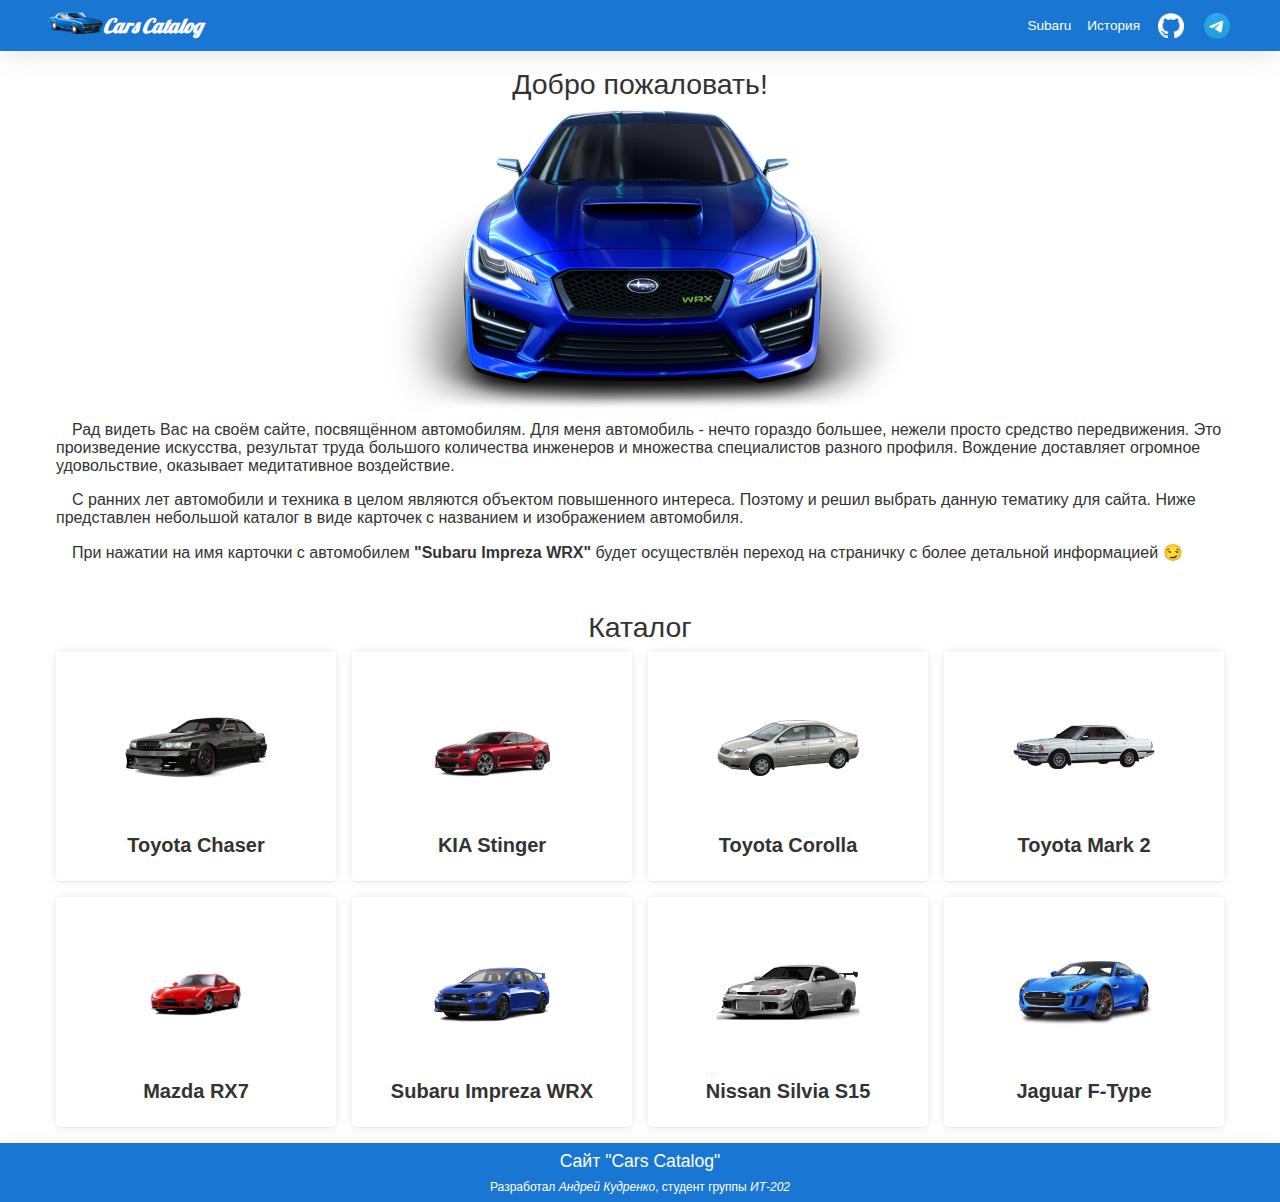
<file: index.html>
<!DOCTYPE html>
<html lang="en">
<head>
    <meta charset="UTF-8">
    <meta http-equiv="X-UA-Compatible" content="IE=edge">
    <meta name="viewport" content="width=device-width, initial-scale=1.0">

    <link rel="preconnect" href="https://fonts.googleapis.com">
    <link rel="preconnect" href="https://fonts.gstatic.com" crossorigin>
    <link href="https://fonts.googleapis.com/css2?family=Lobster&display=swap" rel="stylesheet">

    <link rel="shortcut icon" href="./assets/images/favicon.ico" type="image/x-icon">
    <link rel="stylesheet" href="./index.css" type="text/css">
    <script defer src="./attach-catalog.js"></script>

    <title>Автомобильный каталог - Добро пожаловать!</title>
</head>
<body>
    <div class="root">
        <header class="app-bar">
            <div class="app-bar__container">
                <div class="app-logo">
                    <div class="app-logo__photo"></div>
                    <div class="app-logo__title">Cars Catalog</div>
                </div>
                <div class="nav-links">
                    <ul class="nav-links__list">
                        <li class="nav-links__list-item">
                            <a href="./pages/specs/specifications.html">
                              Subaru
                            </a>
                        </li>
                        <li class="nav-links__list-item">
                            <a href="./pages/history/history.html">
                              История
                            </a>
                        </li>
                        <li class="nav-links__list-item nav-links__list-item--external">
                            <a href="https://github.com/andrew-kudrenko/web-lab-1" target="_blank">
                                <div class="nav-link-icon nav-link-icon--github"></div>
                            </a>
                        </li>
                        <li class="nav-links__list-item nav-links__list-item--external">
                            <a href="https://t.me/andrew_ku" target="_blank">
                                <div class="nav-link-icon nav-link-icon--telegram"></div>
                            </a>
                        </li>
                    </ul>
                </div>
            </div>
        </header>

        <section class="section section--welcome">
            <div class="section__container">
                <h3 class="section__title">Добро пожаловать!</h3>
                <div class="section__main">
                    <img 
                        class="picture picture--heading" 
                        src="./assets/images/wrx-front.png" 
                        alt="Subaru Impreza WRX in front"
                    >

                    <p class="paragraph">
                        Рад видеть Вас на своём сайте, посвящённом автомобилям.
                        Для меня автомобиль - нечто гораздо большее, нежели просто
                        средство передвижения. Это произведение искусства, результат труда
                        большого количества инженеров и множества специалистов разного профиля.
                        Вождение доставляет огромное удовольствие, 
                        оказывает медитативное воздействие.
                    </p>

                    <p class="paragraph">
                        С ранних лет автомобили и техника в целом являются объектом 
                        повышенного интереса. Поэтому и решил выбрать данную тематику для сайта. 
                        Ниже представлен небольшой каталог в виде карточек 
                        с названием и изображением автомобиля. 
                    </p>

                    <p class="paragraph">
                        При нажатии на имя карточки с автомобилем <b>"Subaru Impreza WRX"</b> будет осуществлён переход 
                        на страничку с более детальной информацией 😏  
                    </p>
                </div>
            </div>
        </section>

        <section class="section section--catalog">
            <div class="section__container">
                <h3 class="section__title">Каталог</h3>
                <div class="section__main">
                    <div id="car-catalog" class="car-catalog"></div>
                </div>
            </div>
        </section>

        <footer class="app-footer">
            <div class="app-footer__container">
                <div class="author-info">
                    <div class="author-info__title">Сайт "Cars Catalog"</div>
                    <div class="author-info__created-by">
                        Разработал <em>Андрей Кудренко</em>, 
                        студент группы <em>ИТ-202</em>
                    </div>
                </div>
            </div>
        </footer>
    </div>
</body>
</html>
</file>
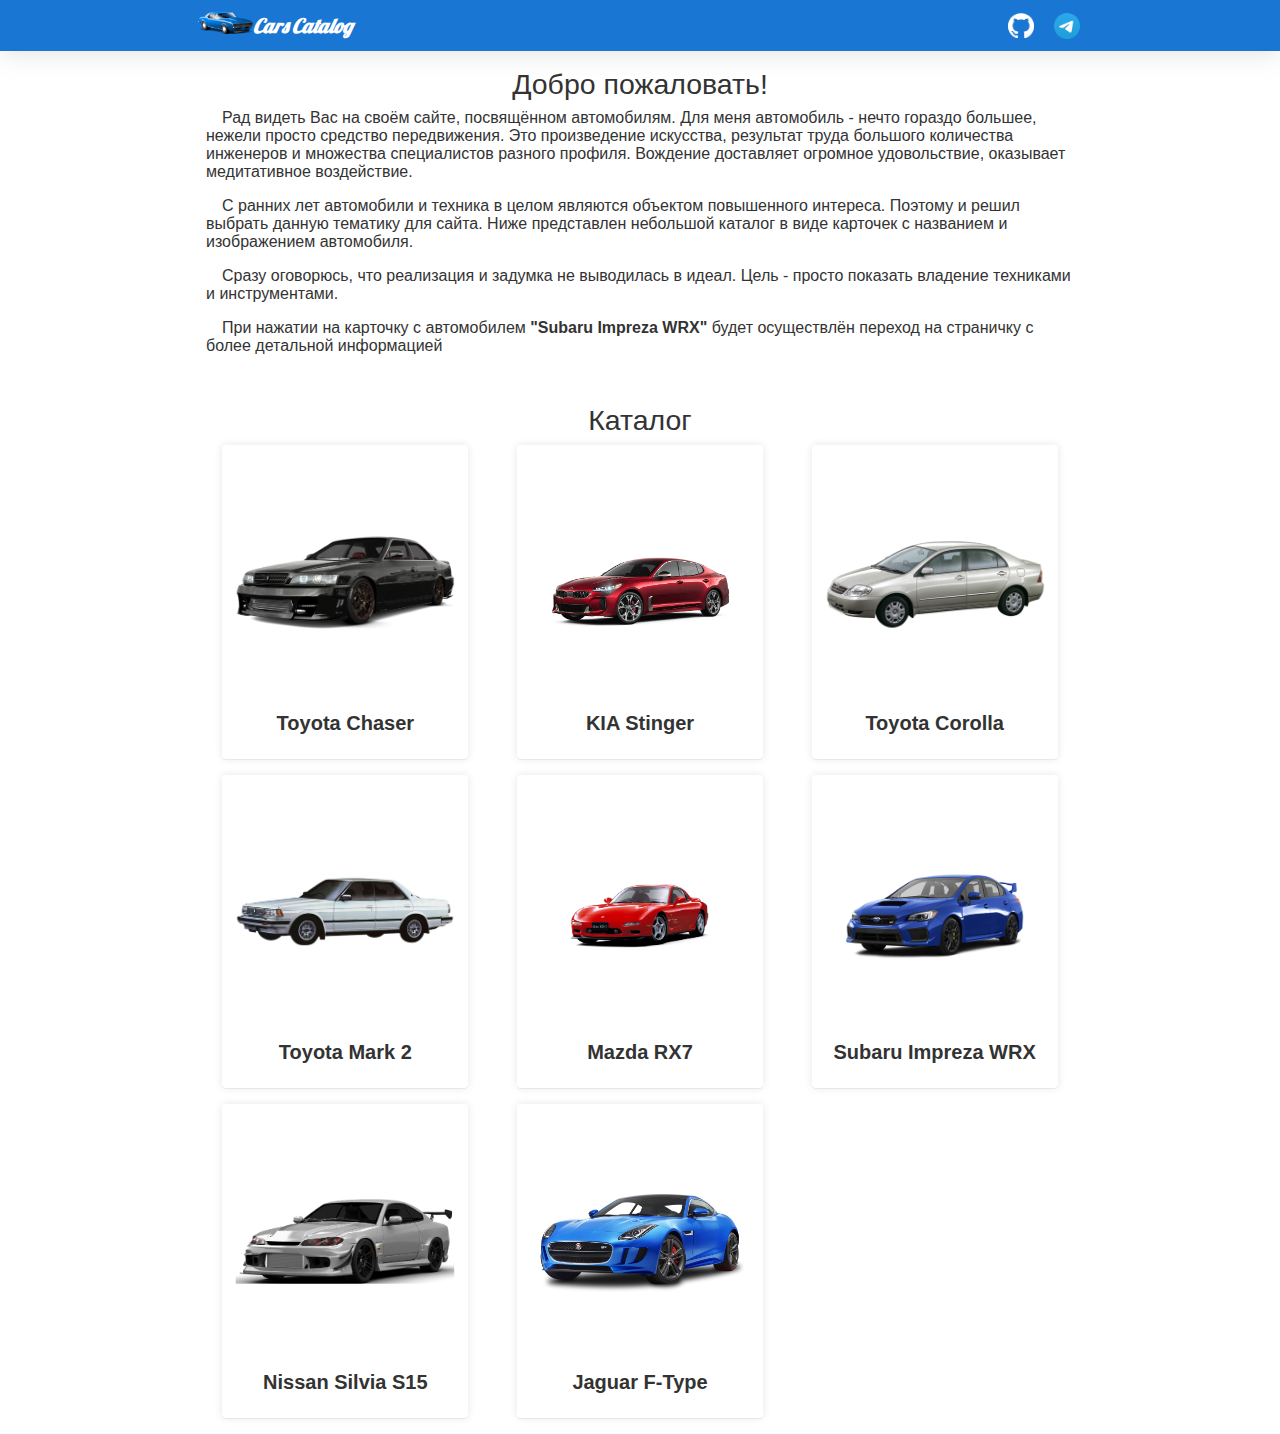
<file: lab-1/index.html>
<!DOCTYPE html>
<html lang="en">
<head>
    <meta charset="UTF-8">
    <meta http-equiv="X-UA-Compatible" content="IE=edge">
    <meta name="viewport" content="width=device-width, initial-scale=1.0">

    <link rel="preconnect" href="https://fonts.googleapis.com">
    <link rel="preconnect" href="https://fonts.gstatic.com" crossorigin>
    <link href="https://fonts.googleapis.com/css2?family=Lobster&display=swap" rel="stylesheet">

    <link rel="shortcut icon" href="assets/images/favicon.ico" type="image/x-icon">
    <link rel="stylesheet" href="./index.css">
    <script defer src="./attach-catalog.js"></script>

    <title>Автомобильный каталог - Добро пожаловать!</title>
</head>
<body>
    <div class="root">
        <header class="app-bar">
            <div class="app-bar__container">
                <a href="#">
                    <div class="app-logo">
                        <div class="app-logo__photo"></div>
                        <div class="app-logo__title">Cars Catalog</div>
                    </div>
                </a>
                <div class="nav-links">
                    <ul class="nav-links__list">
                        <li class="nav-links__list-item">
                            <a href="#">
                                <div class="nav-link-icon nav-link-icon--github"></div>
                            </a>
                        </li>
                        <li class="nav-links__list-item">
                            <a href="https://t.me/andrew_ku" target="_blank">
                                <div class="nav-link-icon nav-link-icon--telegram"></div>
                            </a>
                        </li>
                    </ul>
                </div>
            </div>
        </header>

        <section class="section section--welcome">
            <div class="section__container">
                <h3 class="section__title">Добро пожаловать!</h3>
                <div class="section__main">
                    <p class="paragraph">
                        Рад видеть Вас на своём сайте, посвящённом автомобилям.
                        Для меня автомобиль - нечто гораздо большее, нежели просто
                        средство передвижения. Это произведение искусства, результат труда
                        большого количества инженеров и множества специалистов разного профиля.
                        Вождение доставляет огромное удовольствие, 
                        оказывает медитативное воздействие.
                    </p>
                    <p class="paragraph">
                        С ранних лет автомобили и техника в целом являются объектом 
                        повышенного интереса. Поэтому и решил выбрать данную тематику для сайта. 
                        Ниже представлен небольшой каталог в виде карточек 
                        с названием и изображением автомобиля. 
                    </p>
                    <p class="paragraph">
                        Сразу оговорюсь, что реализация и задумка не выводилась 
                        в идеал. Цель - просто показать владение техниками и инструментами. 
                    </p>
                    <p class="paragraph">
                        При нажатии на карточку с автомобилем <b>"Subaru Impreza WRX"</b> будет осуществлён переход 
                        на страничку с более детальной информацией   
                    </p>
                </div>
            </div>
        </section>

        <section class="section section--catalog">
            <div class="section__container">
                <h3 class="section__title">Каталог</h3>
                <div class="section__main">
                    <div id="car-catalog" class="car-catalog"></div>
                </div>
            </div>
        </section>

    </div>
</body>
</html>
</file>
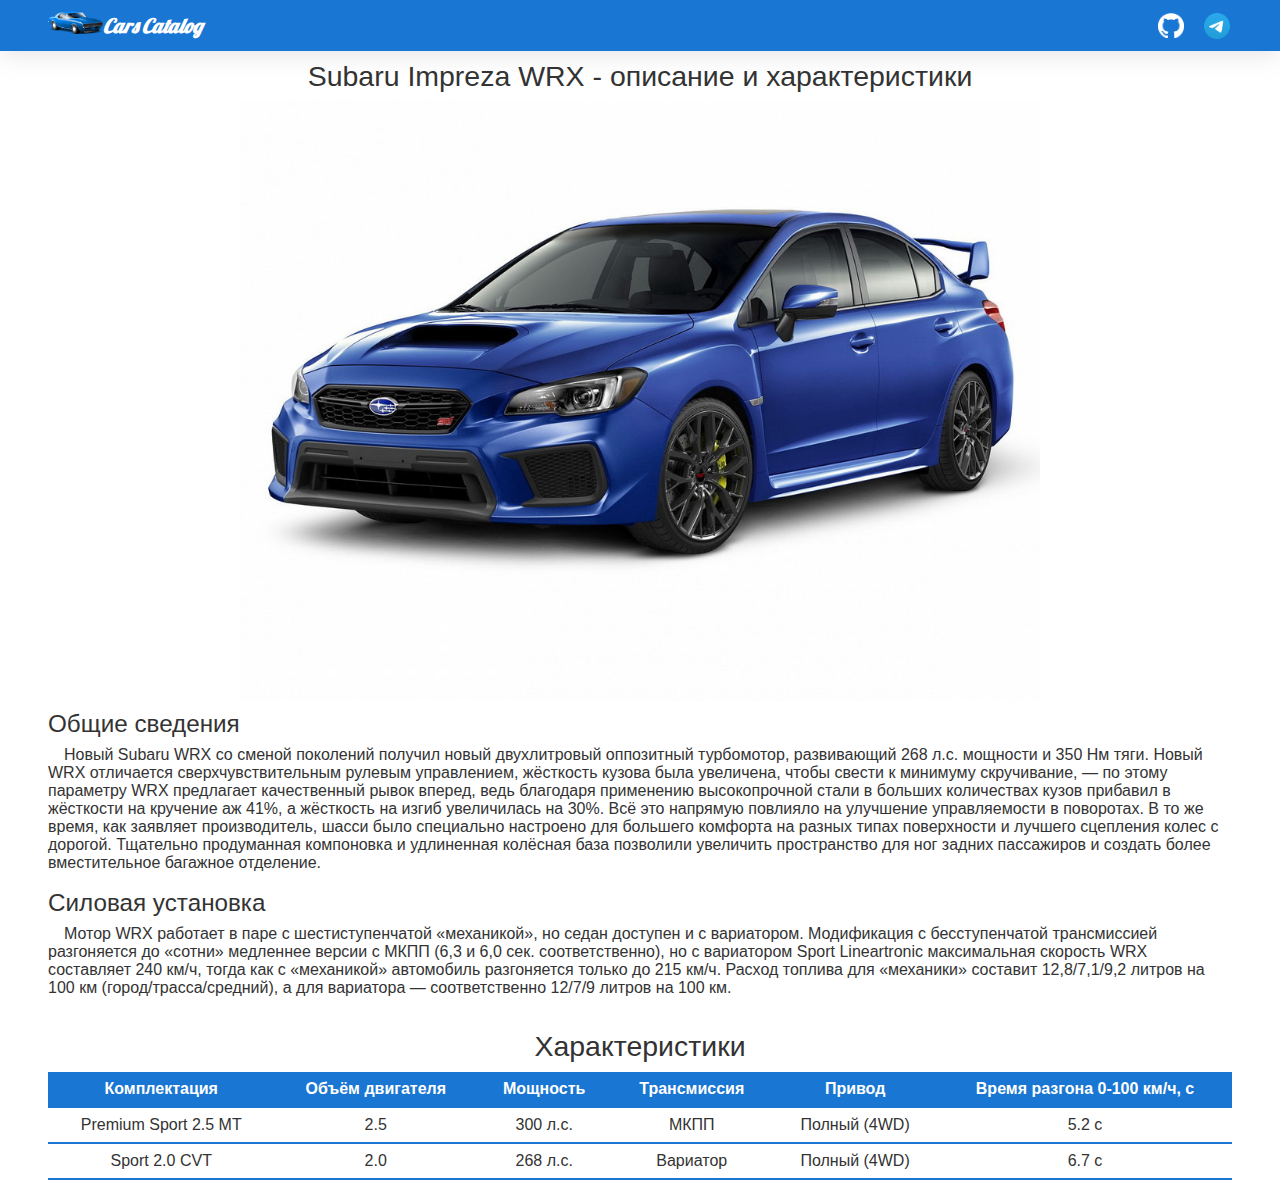
<file: pages/specifications.html>
<!DOCTYPE html>
<html lang="en">
<head>
    <meta charset="UTF-8">
    <meta http-equiv="X-UA-Compatible" content="IE=edge">
    <meta name="viewport" content="width=device-width, initial-scale=1.0">

    <link rel="preconnect" href="https://fonts.googleapis.com">
    <link rel="preconnect" href="https://fonts.gstatic.com" crossorigin>
    <link href="https://fonts.googleapis.com/css2?family=Lobster&display=swap" rel="stylesheet">

    <link rel="shortcut icon" href="../assets/images/favicon.ico" type="image/x-icon">
    <link rel="stylesheet" href="./specifications.css">
 
    <title>Автомобильный каталог - Характеристики</title>
</head>
<body>
    <div class="root">
        <header class="app-bar">
            <div class="app-bar__container">
                <a href="../index.html">
                    <div class="app-logo">
                        <div class="app-logo__photo"></div>
                        <div class="app-logo__title">Cars Catalog</div>
                    </div>
                </a>
                <div class="nav-links">
                    <ul class="nav-links__list">
                        <li class="nav-links__list-item">
                            <a href="https://github.com/andrew-kudrenko/web-lab-1" target="_blank">
                                <div class="nav-link-icon nav-link-icon--github"></div>
                            </a>
                        </li>
                        <li class="nav-links__list-item">
                            <a href="https://t.me/andrew_ku" target="_blank">
                                <div class="nav-link-icon nav-link-icon--telegram"></div>
                            </a>
                        </li>
                    </ul>
                </div>
            </div>
        </header>

        <section class="section">
            <div class="section__container">
                <h3 class="section__title text-center">Subaru Impreza WRX - описание и характеристики</h3>
                <div class="section__main">
                    <img 
                        class="picture picture--heading" 
                        src="../assets/images/subaru-impreza-wrx-blue.jpg" 
                        alt="Subaru Impreza WRX"
                    >

                    <h4 class="h4">Общие сведения</h4>
                    <p class="paragraph">
                        Новый Subaru WRX со сменой поколений получил новый двухлитровый 
                        оппозитный турбомотор, развивающий 268 л.с. мощности и 350 Нм тяги. 
                        Новый WRX отличается сверхчувствительным рулевым управлением, 
                        жёсткость кузова была увеличена, чтобы свести к минимуму 
                        скручивание, — по этому параметру WRX предлагает качественный 
                        рывок вперед, ведь благодаря применению высокопрочной стали 
                        в больших количествах кузов прибавил в жёсткости на кручение аж 41%, 
                        а жёсткость на изгиб увеличилась на 30%. Всё это напрямую 
                        повлияло на улучшение управляемости в поворотах. 
                        В то же время, как заявляет производитель, шасси было 
                        специально настроено для большего комфорта на 
                        разных типах поверхности и лучшего сцепления колес с дорогой. 
                        Тщательно продуманная компоновка и удлиненная колёсная база 
                        позволили увеличить пространство для ног задних пассажиров 
                        и создать более вместительное багажное отделение.
                    </p>
                    <h4 class="h4">Силовая установка</h4>
                    <p class="paragraph">
                        Мотор WRX работает в паре с шестиступенчатой «механикой», 
                        но седан доступен и с вариатором. Модификация с бесступенчатой трансмиссией 
                        разгоняется до «сотни» медленнее 
                        версии с МКПП (6,3 и 6,0 сек. соответственно), но с 
                        вариатором Sport Lineartronic максимальная скорость WRX 
                        составляет 240 км/ч, тогда как с «механикой» автомобиль разгоняется 
                        только до 215 км/ч. Расход топлива для «механики» составит 12,8/7,1/9,2 литров 
                        на 100 км (город/трасса/средний), а для 
                        вариатора — соответственно 12/7/9 литров на 100 км.
                    </p>
                </div>
            </div>
        </section>

        <section class="section">
            <div class="section__container">
                <h3 class="section__title text-center">Характеристики</h3>
                <div class="section__main">
                    <table class="table">
                        <thead class="table__row table__row--head">
                            <th class="table__column table__column--head">
                                Комплектация
                            </th>
                            <th class="table__column table__column--head">
                                Объём двигателя
                            </th>
                            <th class="table__column table__column--head">
                                Мощность
                            </th>
                            <th class="table__column table__column--head">
                                Трансмиссия
                            </th>
                            <th class="table__column table__column--head">
                                Привод
                            </th>
                            <th class="table__column table__column--head">
                                Время разгона 0-100 км/ч, с
                            </th>
                        </thead>
                        <tbody class="table__body">
                            <tr class="table__row">
                                <td class="table__column">Premium Sport 2.5 MT</td>
                                <td class="table__column">2.5</td>
                                <td class="table__column">300 л.с.</td>
                                <td class="table__column">МКПП</td>
                                <td class="table__column">Полный (4WD)</td>
                                <td class="table__column">5.2 с</td>
                            </tr>
                            <tr class="table__row">
                                <td class="table__column">Sport 2.0 CVT</td>
                                <td class="table__column">2.0</td>
                                <td class="table__column">268 л.с.</td>
                                <td class="table__column">Вариатор</td>
                                <td class="table__column">Полный (4WD)</td>
                                <td class="table__column">6.7 с</td>
                            </tr>
                        </tbody>
                    </table>
                </div>
            </div>
        </section>
    </div>
</body>
</html>
</file>
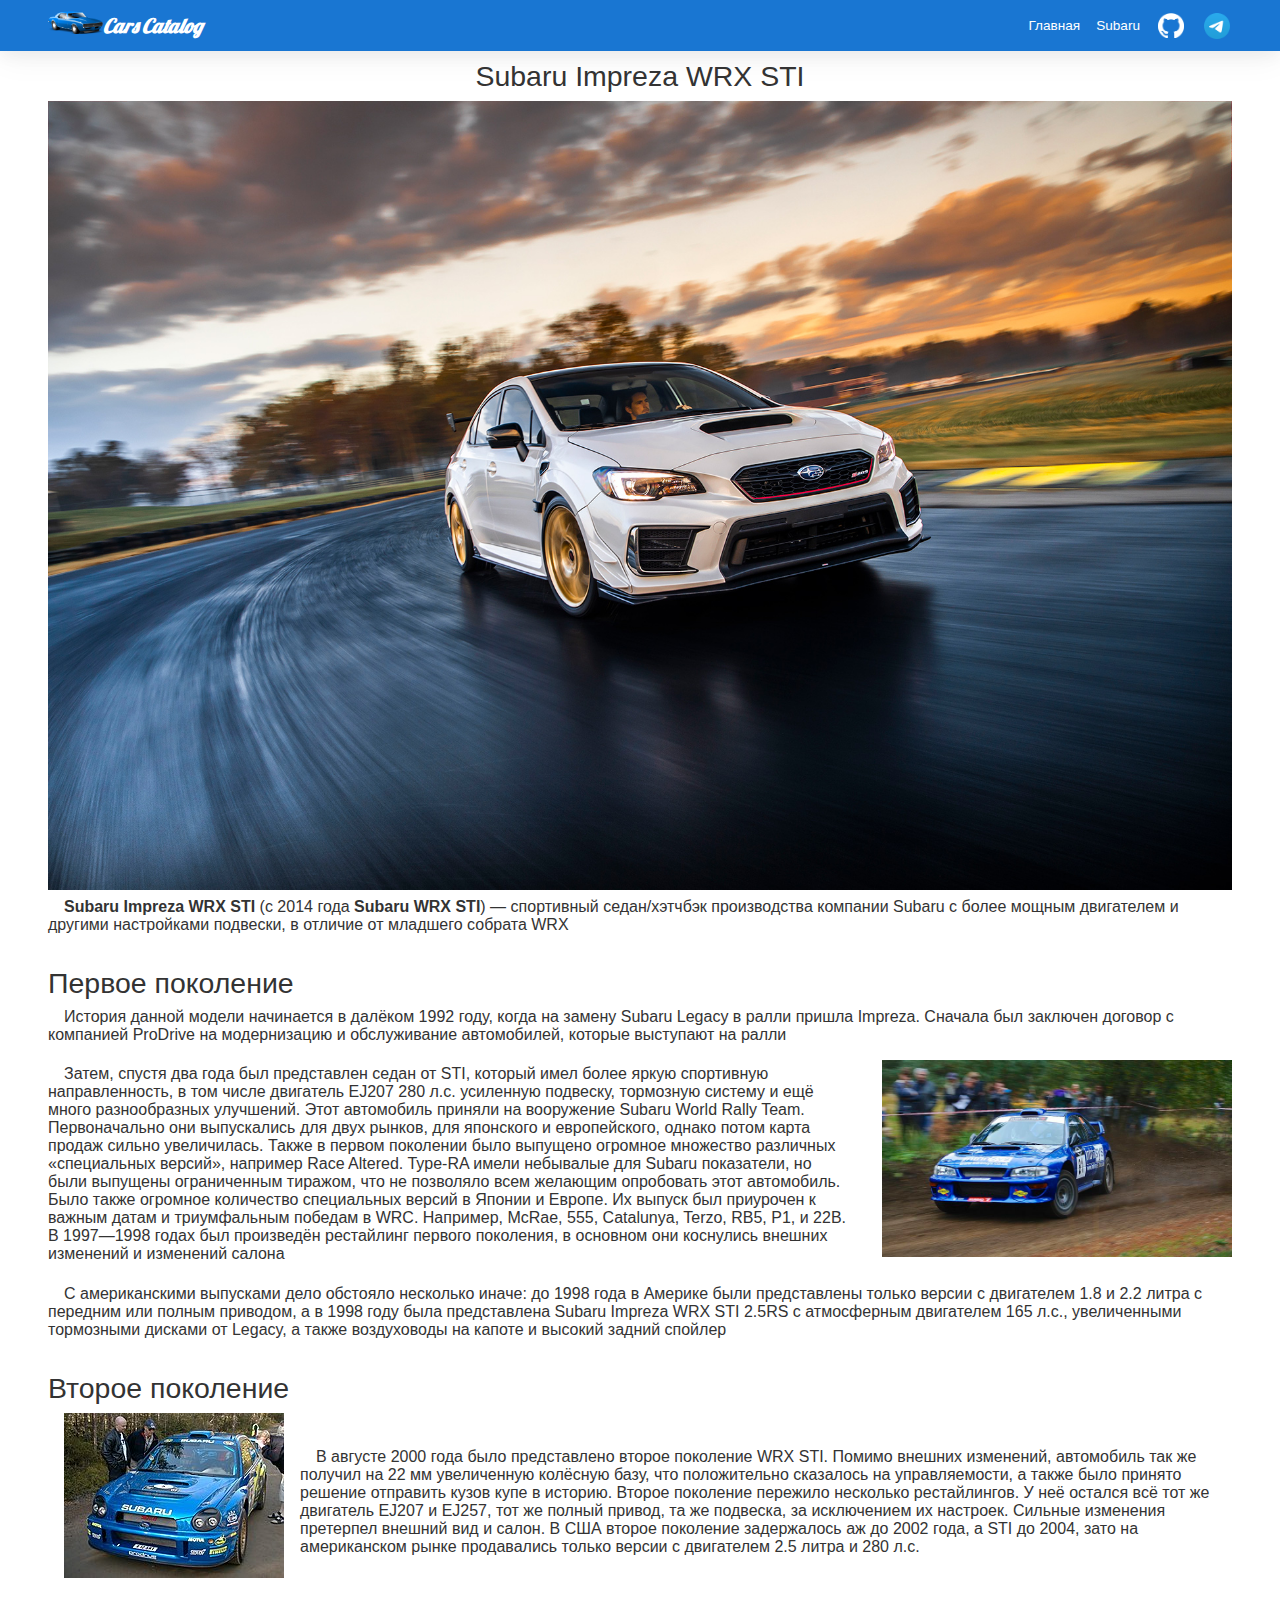
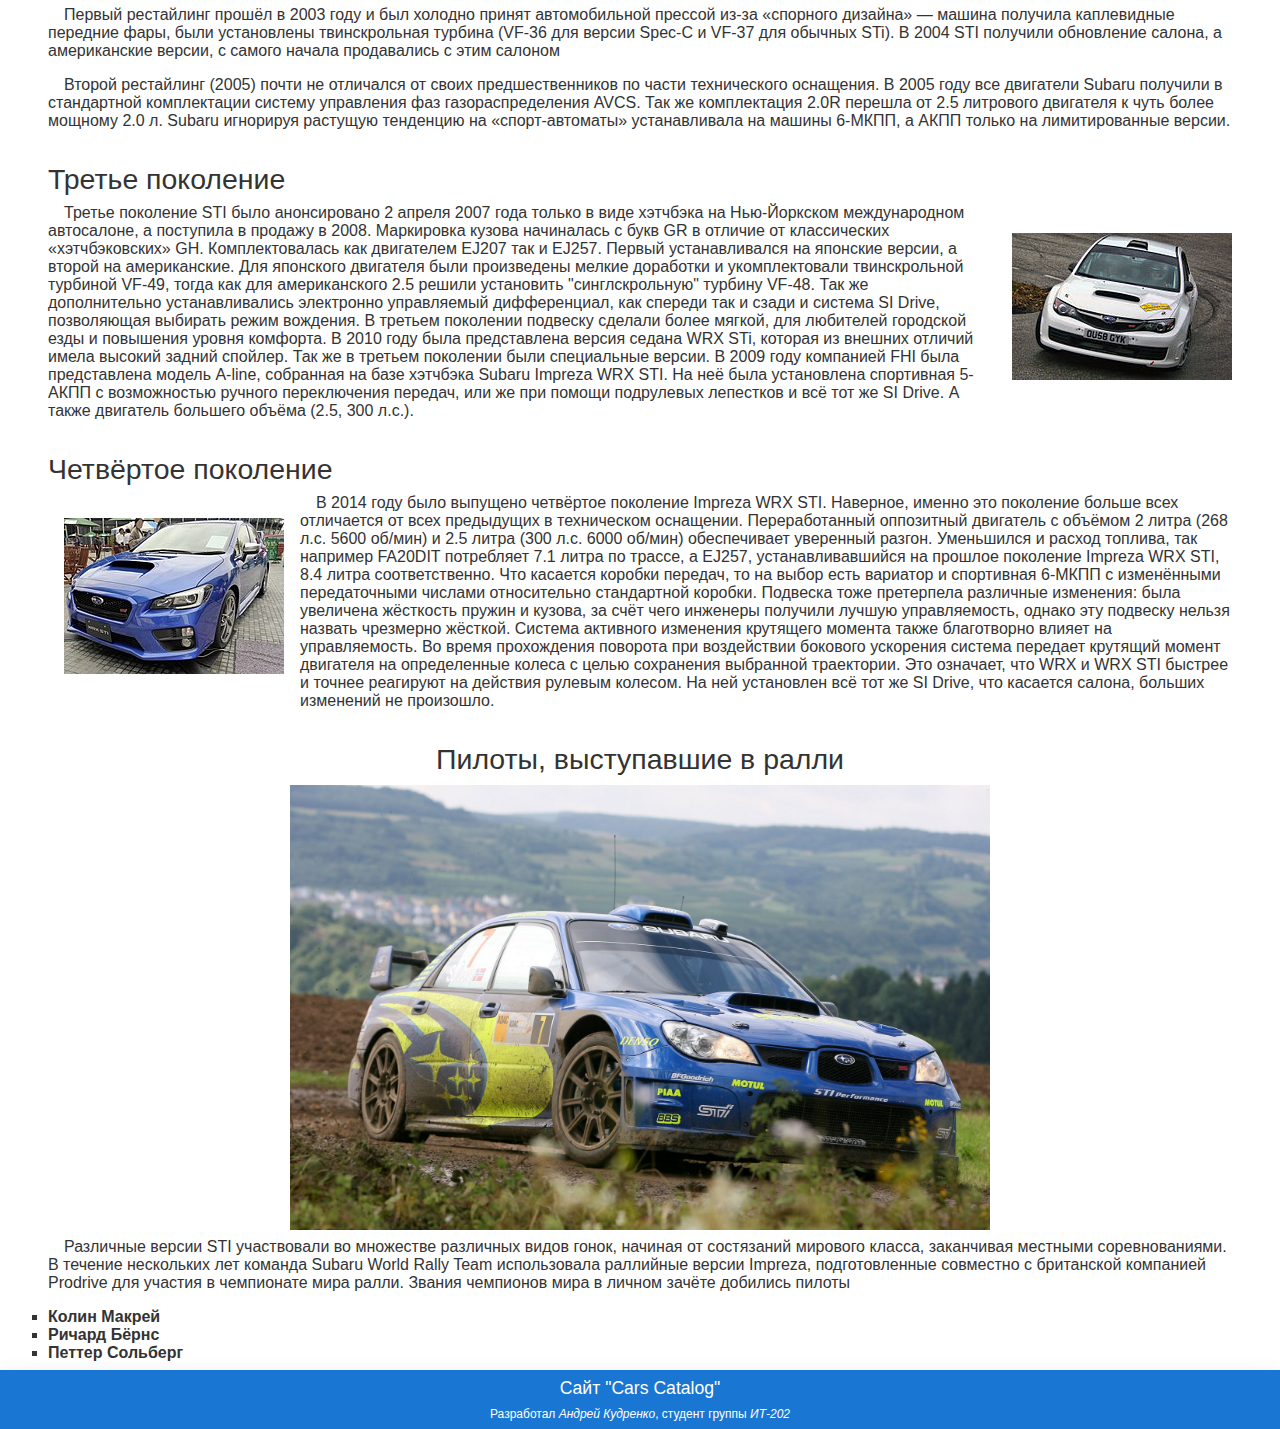
<file: pages/history/history.html>
<!DOCTYPE html>
<html lang="en">
<head>
    <meta charset="UTF-8">
    <meta http-equiv="X-UA-Compatible" content="IE=edge">
    <meta name="viewport" content="width=device-width, initial-scale=1.0">

    <link rel="preconnect" href="https://fonts.googleapis.com" type="">
    <link rel="preconnect" href="https://fonts.gstatic.com" crossorigin>
    <link href="https://fonts.googleapis.com/css2?family=Lobster&display=swap" rel="stylesheet">

    <link rel="shortcut icon" href="../../assets/images/favicon.ico" type="image/x-icon">
    <link rel="stylesheet" href="./history.css" type="text/css">

    <title>Автомобильный каталог - Немного истории</title>
</head>
<body>
    <div class="root">
        <header class="app-bar">
            <div class="app-bar__container">
                <a href="../../index.html">
                    <div class="app-logo">
                        <div class="app-logo__photo"></div>
                        <div class="app-logo__title">Cars Catalog</div>
                    </div>
                </a>
                <div class="nav-links">
                    <ul class="nav-links__list">
                        <li class="nav-links__list-item">
                            <a href="../../index.html">
                              Главная
                            </a>
                        </li>
                        <li class="nav-links__list-item">
                            <a href="../specs/specifications.html">
                              Subaru
                            </a>
                        </li>
                        <li class="nav-links__list-item nav-links__list-item--external">
                            <a href="https://github.com/andrew-kudrenko/web-lab-1" target="_blank">
                                <div class="nav-link-icon nav-link-icon--github"></div>
                            </a>
                        </li>
                        <li class="nav-links__list-item nav-links__list-item--external">
                            <a href="https://t.me/andrew_ku" target="_blank">
                                <div class="nav-link-icon nav-link-icon--telegram"></div>
                            </a>
                        </li>
                    </ul>
                </div>
            </div>
        </header>

        <section class="section section--welcome">
            <div class="section__container">
                <h3 class="section__title">Subaru Impreza WRX STI</h3>
                <div class="section__main">
                    <img 
                        class="picture picture--heading" 
                        src="../../assets/images/subaru-wrx-on-track.jpg" 
                        alt="Subaru Impreza WRX on track"
                    >

                    <p class="paragraph">
                        <b>Subaru Impreza WRX STI</b> 
                        (с 2014 года <b>Subaru WRX STI</b>) — спортивный 
                        седан/хэтчбэк производства компании Subaru 
                        с более мощным двигателем и другими настройками 
                        подвески, в отличие от младшего собрата WRX
                    </p>
                </div>
            </div>
        </section>

        <section class="section section--generation">
            <div class="section__container">
                <h3 class="section__title">Первое поколение</h3>
                <div class="section__main">
                    <p class="paragraph">
                        История данной модели начинается в далёком 1992 году, 
                        когда на замену Subaru Legacy в ралли пришла Impreza. 
                        Сначала был заключен договор с компанией ProDrive 
                        на модернизацию и обслуживание автомобилей, 
                        которые выступают на ралли
                    </p>

                    <div class="paragraph paragraph--with-photo">
                        <div class="paragraph__photo">
                            <img 
                            src="../../assets/images/wrx-first-gen.jpg" 
                            class="picture" 
                            alt="Subaru WRX The first generation"
                            >
                        </div>
                        <span class="paragraph__text">
                            Затем, спустя два года был представлен седан от STI, 
                            который имел более яркую спортивную направленность, 
                            в том числе двигатель EJ207 280 л.с. усиленную подвеску, 
                            тормозную систему и ещё много разнообразных улучшений. 
                            Этот автомобиль приняли на вооружение Subaru World Rally Team. 
                            Первоначально они выпускались для двух рынков, 
                            для японского и европейского, однако потом карта продаж 
                            сильно увеличилась. Также в первом поколении 
                            было выпущено огромное множество 
                            различных «специальных версий», например Race Altered. 
                            Type-RA имели небывалые для Subaru показатели, 
                            но были выпущены ограниченным тиражом, что не позволяло 
                            всем желающим опробовать этот автомобиль. Было также огромное 
                            количество специальных версий в Японии и Европе. 
                            Их выпуск был приурочен к важным датам и триумфальным 
                            победам в WRC. Например, McRae, 555, Catalunya, 
                            Terzo, RB5, P1, и 22B. В 1997—1998 годах был 
                            произведён рестайлинг первого поколения, 
                            в основном они коснулись внешних изменений 
                            и изменений салона
                        </span>
                    </div>

                    <p class="paragraph">
                        С американскими выпусками дело обстояло несколько 
                        иначе: до 1998 года в Америке были представлены 
                        только версии с двигателем 1.8 и 2.2 литра с передним 
                        или полным приводом, а в 1998 году была представлена 
                        Subaru Impreza WRX STI 2.5RS с атмосферным двигателем 
                        165 л.с., увеличенными тормозными дисками от Legacy, 
                        а также воздуховоды на капоте и высокий задний спойлер
                    </p>
                </div>
            </div>
        </section>

        <section class="section section--generation">
            <div class="section__container">
                <h3 class="section__title">Второе поколение</h3>
                <div class="section__main">
                    <div class="paragraph paragraph--with-photo">
                        <div class="paragraph__photo">
                            <img 
                            src="../../assets/images/wrx-second-gen.jpg" 
                            class="picture" 
                            alt="Subaru WRX The second generation"
                            >
                        </div>
                        <span class="paragraph__text">
                            В августе 2000 года было представлено второе 
                            поколение WRX STI. Помимо внешних изменений, 
                            автомобиль так же получил на 22 мм увеличенную 
                            колёсную базу, что положительно сказалось 
                            на управляемости, а также было принято решение 
                            отправить кузов купе в историю. Второе поколение 
                            пережило несколько рестайлингов. У неё остался всё 
                            тот же двигатель EJ207 и EJ257, тот же полный привод, 
                            та же подвеска, за исключением их настроек. Сильные 
                            изменения претерпел внешний вид и салон. В США второе 
                            поколение задержалось аж до 2002 года, а STI до 2004, 
                            зато на американском рынке продавались только версии 
                            с двигателем 2.5 литра и 280 л.с.
                        </span>
                    </div>

                    <p class="paragraph">
                        Первый рестайлинг прошёл в 2003 году и был холодно принят 
                        автомобильной прессой из-за «спорного дизайна» — машина 
                        получила каплевидные передние фары, были установлены 
                        твинскрольная турбина (VF-36 для версии 
                        Spec-C и VF-37 для обычных STi). В 2004 STI получили 
                        обновление салона, а американские версии, с самого 
                        начала продавались с этим салоном
                    </p>

                    <p class="paragraph">
                        Второй рестайлинг (2005) почти не отличался от своих 
                        предшественников по части технического оснащения. 
                        В 2005 году все двигатели Subaru получили в стандартной 
                        комплектации систему управления фаз газораспределения 
                        AVCS. Так же комплектация 2.0R перешла от 2.5 литрового 
                        двигателя к чуть более мощному 2.0 л. Subaru игнорируя 
                        растущую тенденцию на «спорт-автоматы» устанавливала 
                        на машины 6-МКПП, а АКПП только на лимитированные версии.
                    </p>
                </div>
            </div>
        </section>

        <section class="section section--generation">
            <div class="section__container">
                <h3 class="section__title">Третье поколение</h3>
                <div class="section__main">
                    <div class="paragraph paragraph--with-photo">
                        <div class="paragraph__photo">
                            <img 
                            src="../../assets/images/wrx-third-gen.jpg" 
                            class="picture" 
                            alt="Subaru WRX The third generation"
                            >
                        </div>
                        <span class="paragraph__text">
                            Третье поколение STI было анонсировано 2 апреля 2007 года 
                            только в виде хэтчбэка на Нью-Йоркском международном 
                            автосалоне, а поступила в продажу в 2008. Маркировка 
                            кузова начиналась с букв GR в отличие от классических 
                            «хэтчбэковских» GH. Комплектовалась как двигателем EJ207 
                            так и EJ257. Первый устанавливался на японские версии, 
                            а второй на американские. Для японского двигателя были 
                            произведены мелкие доработки и укомплектовали твинскрольной 
                            турбиной VF-49, тогда как для американского 2.5 решили 
                            установить "синглскрольную" турбину VF-48. 
                            Так же дополнительно устанавливались электронно управляемый 
                            дифференциал, как спереди так и сзади и система SI Drive, 
                            позволяющая выбирать режим вождения. В третьем поколении 
                            подвеску сделали более мягкой, для любителей городской 
                            езды и повышения уровня комфорта. В 2010 году была 
                            представлена версия седана WRX STi, которая из внешних 
                            отличий имела высокий задний спойлер. Так же в третьем 
                            поколении были специальные версии. В 2009 году компанией 
                            FHI была представлена модель A-line, собранная на базе 
                            хэтчбэка Subaru Impreza WRX STI. На неё была установлена 
                            спортивная 5-АКПП с возможностью ручного переключения передач, 
                            или же при помощи подрулевых лепестков и всё тот же SI Drive. 
                            А также двигатель большего объёма (2.5, 300 л.с.).
                        </span>
                    </div>
                </div>
            </div>
        </section>

        <section class="section section--generation">
            <div class="section__container">
                <h3 class="section__title">Четвёртое поколение</h3>
                <div class="section__main">
                    <div class="paragraph paragraph--with-photo">
                        <div class="paragraph__photo">
                            <img 
                                src="../../assets/images/wrx-fourth-gen.jfif" 
                                class="picture" 
                                alt="Subaru WRX The fourth generation"
                            >
                        </div>
                        <span class="paragraph__text">
                            В 2014 году было выпущено четвёртое поколение Impreza WRX STI. 
                            Наверное, именно это поколение больше всех отличается от всех 
                            предыдущих в техническом оснащении. Переработанный оппозитный 
                            двигатель с объёмом 2 литра (268 л.с. 5600 об/мин) 
                            и 2.5 литра (300 л.с. 6000 об/мин) обеспечивает уверенный разгон. 
                            Уменьшился и расход топлива, так например FA20DIT 
                            потребляет 7.1 литра по трассе, а EJ257, устанавливавшийся на 
                            прошлое поколение Impreza WRX STI, 8.4 литра соответственно. 
                            Что касается коробки передач, то на выбор есть вариатор и 
                            спортивная 6-МКПП с изменёнными передаточными числами 
                            относительно стандартной коробки. Подвеска тоже претерпела 
                            различные изменения: была увеличена жёсткость пружин и кузова, 
                            за счёт чего инженеры получили лучшую управляемость, 
                            однако эту подвеску нельзя назвать чрезмерно жёсткой. 
                            Система активного изменения крутящего момента также 
                            благотворно влияет на управляемость. Во время прохождения 
                            поворота при воздействии бокового ускорения система передает 
                            крутящий момент двигателя на определенные колеса с целью сохранения 
                            выбранной траектории. Это означает, что WRX и WRX STI быстрее 
                            и точнее реагируют на действия рулевым колесом. На ней установлен 
                            всё тот же SI Drive, что касается салона, больших 
                            изменений не произошло.
                        </span>
                    </div>
                </div>
            </div>
        </section>

        <section class="section section--rally">
            <div class="section__container">
                <h3 class="section__title">Пилоты, выступавшие в ралли</h3>
                <div class="section__main">
                    <img 
                        class="picture picture--rally" 
                        src="../../assets/images/wrx-rally.jpg" 
                        alt="Subaru Impreza WRX as a rally bolid"
                    >

                    <p class="paragraph">
                        Различные версии STI участвовали во множестве 
                        различных видов гонок, начиная от состязаний мирового класса, 
                        заканчивая местными соревнованиями. В течение нескольких лет
                         команда Subaru World Rally Team использовала 
                         раллийные версии Impreza, подготовленные совместно 
                         с британской компанией Prodrive для участия 
                         в чемпионате мира ралли. Звания чемпионов 
                         мира в личном зачёте добились пилоты
                    </p>

                    <ul class="pilots-list">
                        <li class="pilots-list__item">Колин Макрей</li>
                        <li class="pilots-list__item">Ричард Бёрнс</li>
                        <li class="pilots-list__item">Петтер Сольберг</li>
                    </ul>
                </div>
            </div>
        </section>

        <footer class="app-footer">
            <div class="app-footer__container">
                <div class="author-info">
                    <div class="author-info__title">Сайт "Cars Catalog"</div>
                    <div class="author-info__created-by">
                        Разработал <em>Андрей Кудренко</em>, 
                        студент группы <em>ИТ-202</em>
                    </div>
                </div>
            </div>
        </footer>
    </div>
</body>
</html>
</file>
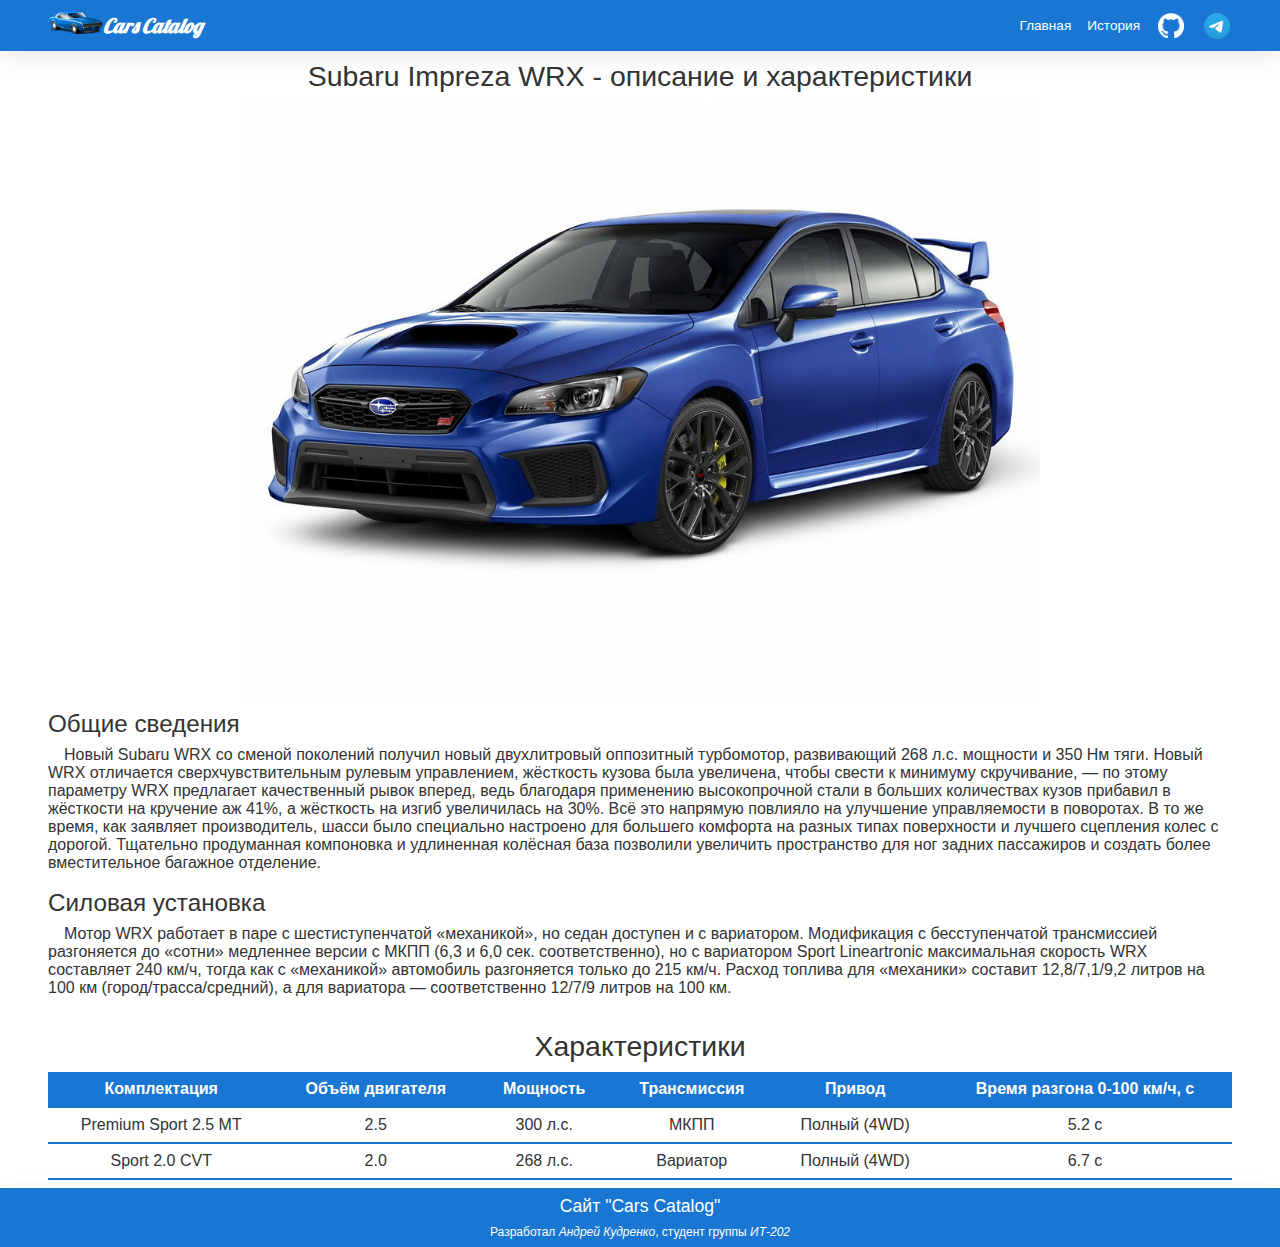
<file: pages/specs/specifications.html>
<!DOCTYPE html>
<html lang="en">
<head>
    <meta charset="UTF-8">
    <meta http-equiv="X-UA-Compatible" content="IE=edge">
    <meta name="viewport" content="width=device-width, initial-scale=1.0">

    <link rel="preconnect" href="https://fonts.googleapis.com">
    <link rel="preconnect" href="https://fonts.gstatic.com" crossorigin>
    <link href="https://fonts.googleapis.com/css2?family=Lobster&display=swap" rel="stylesheet">

    <link rel="shortcut icon" href="../../assets/images/favicon.ico" type="image/x-icon">
    <link rel="stylesheet" href="./specifications.css" type="text/css">
 
    <title>Автомобильный каталог - Характеристики</title>
</head>
<body>
    <div class="root">
        <header class="app-bar">
            <div class="app-bar__container">
                <a href="../../index.html">
                    <div class="app-logo">
                        <div class="app-logo__photo"></div>
                        <div class="app-logo__title">Cars Catalog</div>
                    </div>
                </a>
                <div class="nav-links">
                    <ul class="nav-links__list">
                        <li class="nav-links__list-item">
                            <li class="nav-links__list-item">
                                <a href="../../index.html">
                                  Главная
                                </a>
                            </li>
                            <a href="../history/history.html">
                              История
                            </a>
                        </li>
                        <li class="nav-links__list-item nav-links__list-item--external">
                            <a href="https://github.com/andrew-kudrenko/web-lab-1" target="_blank">
                                <div class="nav-link-icon nav-link-icon--github"></div>
                            </a>
                        </li>
                        <li class="nav-links__list-item nav-links__list-item--external">
                            <a href="https://t.me/andrew_ku" target="_blank">
                                <div class="nav-link-icon nav-link-icon--telegram"></div>
                            </a>
                        </li>
                    </ul>
                </div>
            </div>
        </header>

        <section class="section">
            <div class="section__container">
                <h3 class="section__title text-center">Subaru Impreza WRX - описание и характеристики</h3>
                <div class="section__main">
                    <img 
                        class="picture picture--heading" 
                        src="../../assets/images/subaru-impreza-wrx-blue.jpg" 
                        alt="Subaru Impreza WRX"
                    >

                    <h4 class="h4">Общие сведения</h4>
                    <p class="paragraph">
                        Новый Subaru WRX со сменой поколений получил новый двухлитровый 
                        оппозитный турбомотор, развивающий 268 л.с. мощности и 350 Нм тяги. 
                        Новый WRX отличается сверхчувствительным рулевым управлением, 
                        жёсткость кузова была увеличена, чтобы свести к минимуму 
                        скручивание, — по этому параметру WRX предлагает качественный 
                        рывок вперед, ведь благодаря применению высокопрочной стали 
                        в больших количествах кузов прибавил в жёсткости на кручение аж 41%, 
                        а жёсткость на изгиб увеличилась на 30%. Всё это напрямую 
                        повлияло на улучшение управляемости в поворотах. 
                        В то же время, как заявляет производитель, шасси было 
                        специально настроено для большего комфорта на 
                        разных типах поверхности и лучшего сцепления колес с дорогой. 
                        Тщательно продуманная компоновка и удлиненная колёсная база 
                        позволили увеличить пространство для ног задних пассажиров 
                        и создать более вместительное багажное отделение.
                    </p>
                    <h4 class="h4">Силовая установка</h4>
                    <p class="paragraph">
                        Мотор WRX работает в паре с шестиступенчатой «механикой», 
                        но седан доступен и с вариатором. Модификация с бесступенчатой трансмиссией 
                        разгоняется до «сотни» медленнее 
                        версии с МКПП (6,3 и 6,0 сек. соответственно), но с 
                        вариатором Sport Lineartronic максимальная скорость WRX 
                        составляет 240 км/ч, тогда как с «механикой» автомобиль разгоняется 
                        только до 215 км/ч. Расход топлива для «механики» составит 12,8/7,1/9,2 литров 
                        на 100 км (город/трасса/средний), а для 
                        вариатора — соответственно 12/7/9 литров на 100 км.
                    </p>
                </div>
            </div>
        </section>

        <section class="section section--specs">
            <div class="section__container">
                <h3 class="section__title text-center">Характеристики</h3>
                <div class="section__main">
                    <table class="table">
                        <thead class="table__row table__row--head">
                            <th class="table__column table__column--head">
                                Комплектация
                            </th>
                            <th class="table__column table__column--head">
                                Объём двигателя
                            </th>
                            <th class="table__column table__column--head">
                                Мощность
                            </th>
                            <th class="table__column table__column--head">
                                Трансмиссия
                            </th>
                            <th class="table__column table__column--head">
                                Привод
                            </th>
                            <th class="table__column table__column--head">
                                Время разгона 0-100 км/ч, с
                            </th>
                        </thead>
                        <tbody class="table__body">
                            <tr class="table__row">
                                <td class="table__column">Premium Sport 2.5 MT</td>
                                <td class="table__column">2.5</td>
                                <td class="table__column">300 л.с.</td>
                                <td class="table__column">МКПП</td>
                                <td class="table__column">Полный (4WD)</td>
                                <td class="table__column">5.2 с</td>
                            </tr>
                            <tr class="table__row">
                                <td class="table__column">Sport 2.0 CVT</td>
                                <td class="table__column">2.0</td>
                                <td class="table__column">268 л.с.</td>
                                <td class="table__column">Вариатор</td>
                                <td class="table__column">Полный (4WD)</td>
                                <td class="table__column">6.7 с</td>
                            </tr>
                        </tbody>
                    </table>
                </div>
            </div>
        </section>

        <footer class="app-footer">
            <div class="app-footer__container">
                <div class="author-info">
                    <div class="author-info__title">Сайт "Cars Catalog"</div>
                    <div class="author-info__created-by">
                        Разработал <em>Андрей Кудренко</em>, 
                        студент группы <em>ИТ-202</em>
                    </div>
                </div>
            </div>
        </footer>
    </div>
</body>
</html>
</file>
<file: index.css>
@import url('./styles/common.css');

.section.section--welcome .section__main .picture.picture--heading {
    align-self: center;
    max-width: 100%;
}

@media (min-width: 629px) {
    .section.section--welcome .section__main .picture.picture--heading {
        max-width: 550px;
    }   
}

.car-catalog {
    display: grid;
    grid-template-columns: 1fr;
    gap: 1rem;
    align-items: center;
    justify-content: center;
    justify-items: center;
}

.car-catalog-card {
    width: 100%;

    display: flex;
    flex-direction: column;
    align-items: center;
    gap: .5rem;

    padding: 1rem .5rem;
    border-radius: .25rem;
    box-shadow: var(--box-shadow--regular);

    transition-property: box-shadow;
    transition-duration: var(--duration--regular);
}

.car-catalog-card__title {
    text-align: center;
    font-weight: 700;

    transition: color var(--duration--regular);
}

.car-catalog-card__title:hover {
    color: var(--color--accent);
}

.car-catalog-card:hover {
    box-shadow: var(--box-shadow--large);    
    cursor: pointer;
}

.car-catalog-card:hover .car-catalog-card__photo {
    transform: scale(1, 1);
}

.car-catalog-card__photo {
    --photo-width: 150px;

    width: var(--photo-width);
    height: calc(var(--photo-width) * var(--car-catalog-card--aspect-ratio));
    background-position: center;
    background-size: contain;
    background-repeat: no-repeat;
    
    transform: scale(0.95, 0.95);
    transition-property: transform;
    transition-duration: var(--duration--regular);
}

@media (min-width: 280px) and (max-width: 319px) {
    .car-catalog-card__photo {
        --photo-width: 185px;
    
        width: var(--photo-width);
        height: calc(var(--photo-width) * var(--car-catalog-card--aspect-ratio));
    }
}

@media (min-width: 320px) {
    .section__container {
        padding: 1rem;
    }
}

@media (min-width: 320px) and (max-width: 434px) {
    .car-catalog-card__photo {
        --photo-width: 200px;
    
        width: var(--photo-width);
        height: calc(var(--photo-width) * var(--car-catalog-card--aspect-ratio));
    }
}

@media (min-width: 435px) {
    .car-catalog {
        grid-template-columns: repeat(2, 1fr);
    }
}

@media (min-width: 435px) and (max-width: 534px) {
    .car-catalog-card__photo {
        --photo-width: 175px;
    
        width: var(--photo-width);
        height: calc(var(--photo-width) * var(--car-catalog-card--aspect-ratio));
    }
}

@media (min-width: 535px) and (max-width: 629px) {
    .car-catalog-card__photo {
        --photo-width: 220px;
    
        width: var(--photo-width);
        height: calc(var(--photo-width) * var(--car-catalog-card--aspect-ratio));
    }
}

@media (min-width: 630px) and (max-width: 767px) {
    .car-catalog-card__photo {
        --photo-width: 230px;
    
        width: var(--photo-width);
        height: calc(var(--photo-width) * var(--car-catalog-card--aspect-ratio));
    }
}

@media (min-width: 768px) and (max-width: 899px) {
    .car-catalog {
        grid-template-columns: repeat(3, 1fr);
    }
}

@media (min-width: 900px) {
    .car-catalog {
        grid-template-columns: repeat(4, 1fr);
    }
}
</file>
<file: pages/specifications.css>
@import url('../styles/common.css');

.picture.picture--heading {
    width: 100%;
    max-width: 800px;

    align-self: center;
}
</file>
<file: pages/history/history.css>
@import url('../../styles/common.css');

.section--welcome .picture.picture--heading {
    align-self: center;
    max-width: 100%;
}

.section--generation .paragraph--with-photo .paragraph__photo .picture {
    max-width: 100%;
}

@media (min-width: 629px) {
    .section.section--generation .paragraph--with-photo {
        flex-direction: row;
    }

    .section.section--generation:nth-of-type(even) .paragraph--with-photo {
        flex-direction: row-reverse;
    }

    .section--generation .paragraph--with-photo .paragraph__photo .picture {
        max-width: 350px;
    }
}

.section--rally .section__title {
    text-align: center;
}

.section--rally .picture--rally {
    max-width: 700px;
    width: 100%;
    
    align-self: center;
}

.pilots-list .pilots-list__item {
    list-style-type: square;
    font-weight: bold;
}
</file>
<file: pages/specs/specifications.css>
@import url('../../styles/common.css');

.picture.picture--heading {
    width: 100%;
    max-width: 800px;

    align-self: center;
}

.section.section--specs {
    overflow-x: auto;
}
</file>
<file: lab-1/index.css>
@import url('./styles/fonts.css');
@import url('./styles/reset.css');
@import url('./styles/typography.css');

:root {
    --font-size--small: 0.85rem;
    --font-size--regular: 1rem;

    --font-color-primary: #333;
    --font-color-accent: #fff;

    --color--primary: #1976D2;
    --color--accent: #ff4081;
    --color--bg-primary: #fefefe;
    --color--bg-accent: #fff;

    --box-shadow--regular: rgba(17, 17, 26, 0.05) 0px 1px 0px, rgba(17, 17, 26, 0.1) 0px 0px 8px;
    --box-shadow--large: rgba(17, 17, 26, 0.05) 0px 4px 16px, rgba(17, 17, 26, 0.05) 0px 8px 32px;

    --duration--regular: 0.25s;
    --duration--large: 0.75s;

    --car-catalog-card--aspect-ratio: 1.05;

    color: var(--font-color-primary);
}

.root {
    width: 100vw;
    height: 100vh;

    display: flex;
    flex-direction: column;
    align-items: center;
}

.app-bar {
    width: 100%;

    display: flex;
    align-items: center;
    justify-content: center;
    
    color: var(--font-color-accent);
    background-color: var(--color--primary);
    box-shadow: var(--box-shadow--large);    
}

.app-bar__container {
    display: flex;
    align-items: center;
    justify-content: space-between;
}

.app-logo {
    display: flex;
    align-items: center;
    height: 35px;
}

.app-logo:hover {
    cursor: pointer;
}

@keyframes car-bouncing {
    from {
        transform: translateX(-0.25rem)
    }
    to {
        transform: translateX(0.25rem)
    }
}

.app-logo__photo {
    min-width: 55px;
    height: 30px;

    background-image: url('./assets/images/camaro-logo.png');
    background-size: contain;
    background-repeat: no-repeat;

    animation-name: car-bouncing;
    animation-duration: var(--duration--large);
    animation-iteration-count: infinite;
    animation-timing-function: ease-in-out;
    animation-direction: alternate;
    animation-play-state: paused;
}

.app-logo:hover > .app-logo__photo {
    animation-play-state: running;
}

.app-logo__title {
    font-family: 'Lobster', cursive;
    font-weight: 700;
    font-style: italic;
    font-size: 1.25rem;
}

.nav-links__list {
    display: flex;
    gap: 1rem;
}

.nav-link-icon {
    --size: 30px;

    width: var(--size);
    height: var(--size);

    background-size: contain;
    background-repeat: no-repeat;

    border: 2px solid transparent;
    border-radius: 50%;

    transition-duration: var(--duration--regular);
    transition-property: border;
}

.nav-link-icon:hover {
    border-color: rgba(255, 255, 255, 0.5)
}

.nav-link-icon--github {
    background-image: url('./assets/images/github-mark-white.png');
}

.nav-link-icon--telegram {
    background-image: url('./assets/images/telegram.png');
}

.section {
    width: 100%;
}

.section .section__title {
    width: 100%;
}

.section {
    display: flex;
    flex-direction: column;
    align-items: center;
}

.app-bar__container,
.section__container {
    width: 100%;
    max-width: 900px;
    padding: .5rem;
}

.section.section--welcome .section__title,
.section.section--catalog .section__title {
    text-align: center;
}

.root .section .section__main .paragraph {
    text-indent: 1rem;
    margin-bottom: 1rem;
}

.car-catalog {
    display: grid;
    grid-template-columns: 1fr;
    gap: 1rem;
    align-items: center;
    justify-content: center;
    justify-items: center;
}

.car-catalog-card {
    display: flex;
    flex-direction: column;
    gap: .5rem;
    padding: 1rem .5rem;
    border-radius: .25rem;
    box-shadow: var(--box-shadow--regular);
    transition-property: box-shadow;
    transition-duration: var(--duration--regular);
}

.car-catalog-card__title {
    text-align: center;
    font-weight: 700;
}

.car-catalog-card:hover {
    box-shadow: var(--box-shadow--large);    
    cursor: pointer;
}

.car-catalog-card:hover .car-catalog-card__photo {
    transform: scale(1, 1);
}

.car-catalog-card__photo {
    --photo-width: 150px;

    width: var(--photo-width);
    height: calc(var(--photo-width) * var(--car-catalog-card--aspect-ratio));
    background-position: center;
    background-size: contain;
    background-repeat: no-repeat;
    
    transform: scale(0.95, 0.95);
    transition-property: transform;
    transition-duration: var(--duration--regular);
}

@media (min-width: 280px) {
    .car-catalog-card__photo {
        --photo-width: 185px;
    
        width: var(--photo-width);
        height: calc(var(--photo-width) * var(--car-catalog-card--aspect-ratio));
    }
}

@media (min-width: 320px) {
    .section__container {
        padding: 1rem;
    }

    .car-catalog-card__photo {
        --photo-width: 200px;
    
        width: var(--photo-width);
        height: calc(var(--photo-width) * var(--car-catalog-card--aspect-ratio));
    }
}

@media (min-width: 435px) {
    .car-catalog-card__photo {
        --photo-width: 175px;
    
        width: var(--photo-width);
        height: calc(var(--photo-width) * var(--car-catalog-card--aspect-ratio));
    }

    .car-catalog {
        grid-template-columns: repeat(2, 1fr);
    }
}

@media (min-width: 535px) {
    .car-catalog-card__photo {
        --photo-width: 220px;
    
        width: var(--photo-width);
        height: calc(var(--photo-width) * var(--car-catalog-card--aspect-ratio));
    }
}

@media (min-width: 630px) {
    .car-catalog-card__photo {
        --photo-width: 230px;
    
        width: var(--photo-width);
        height: calc(var(--photo-width) * var(--car-catalog-card--aspect-ratio));
    }
}

@media (min-width: 768px) {
    .car-catalog {
        grid-template-columns: repeat(3, 1fr);
    }
}
</file>
